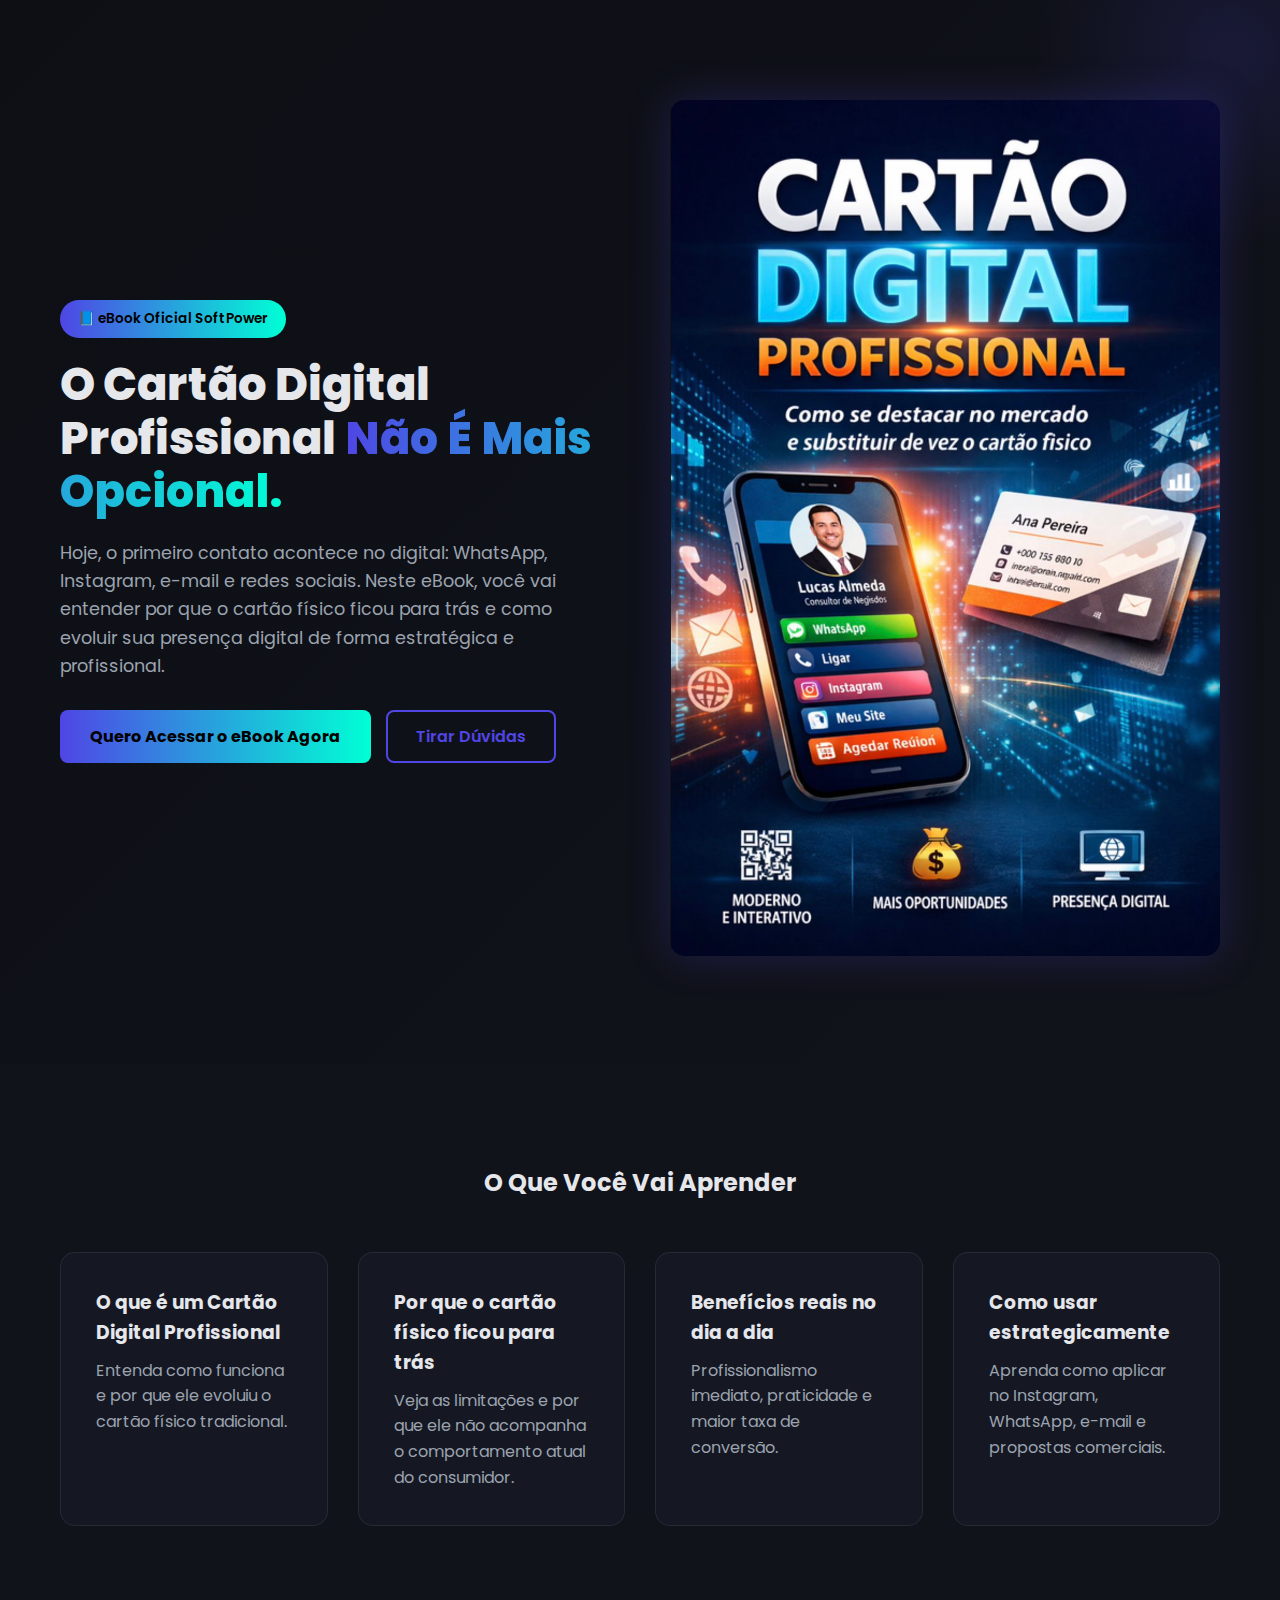
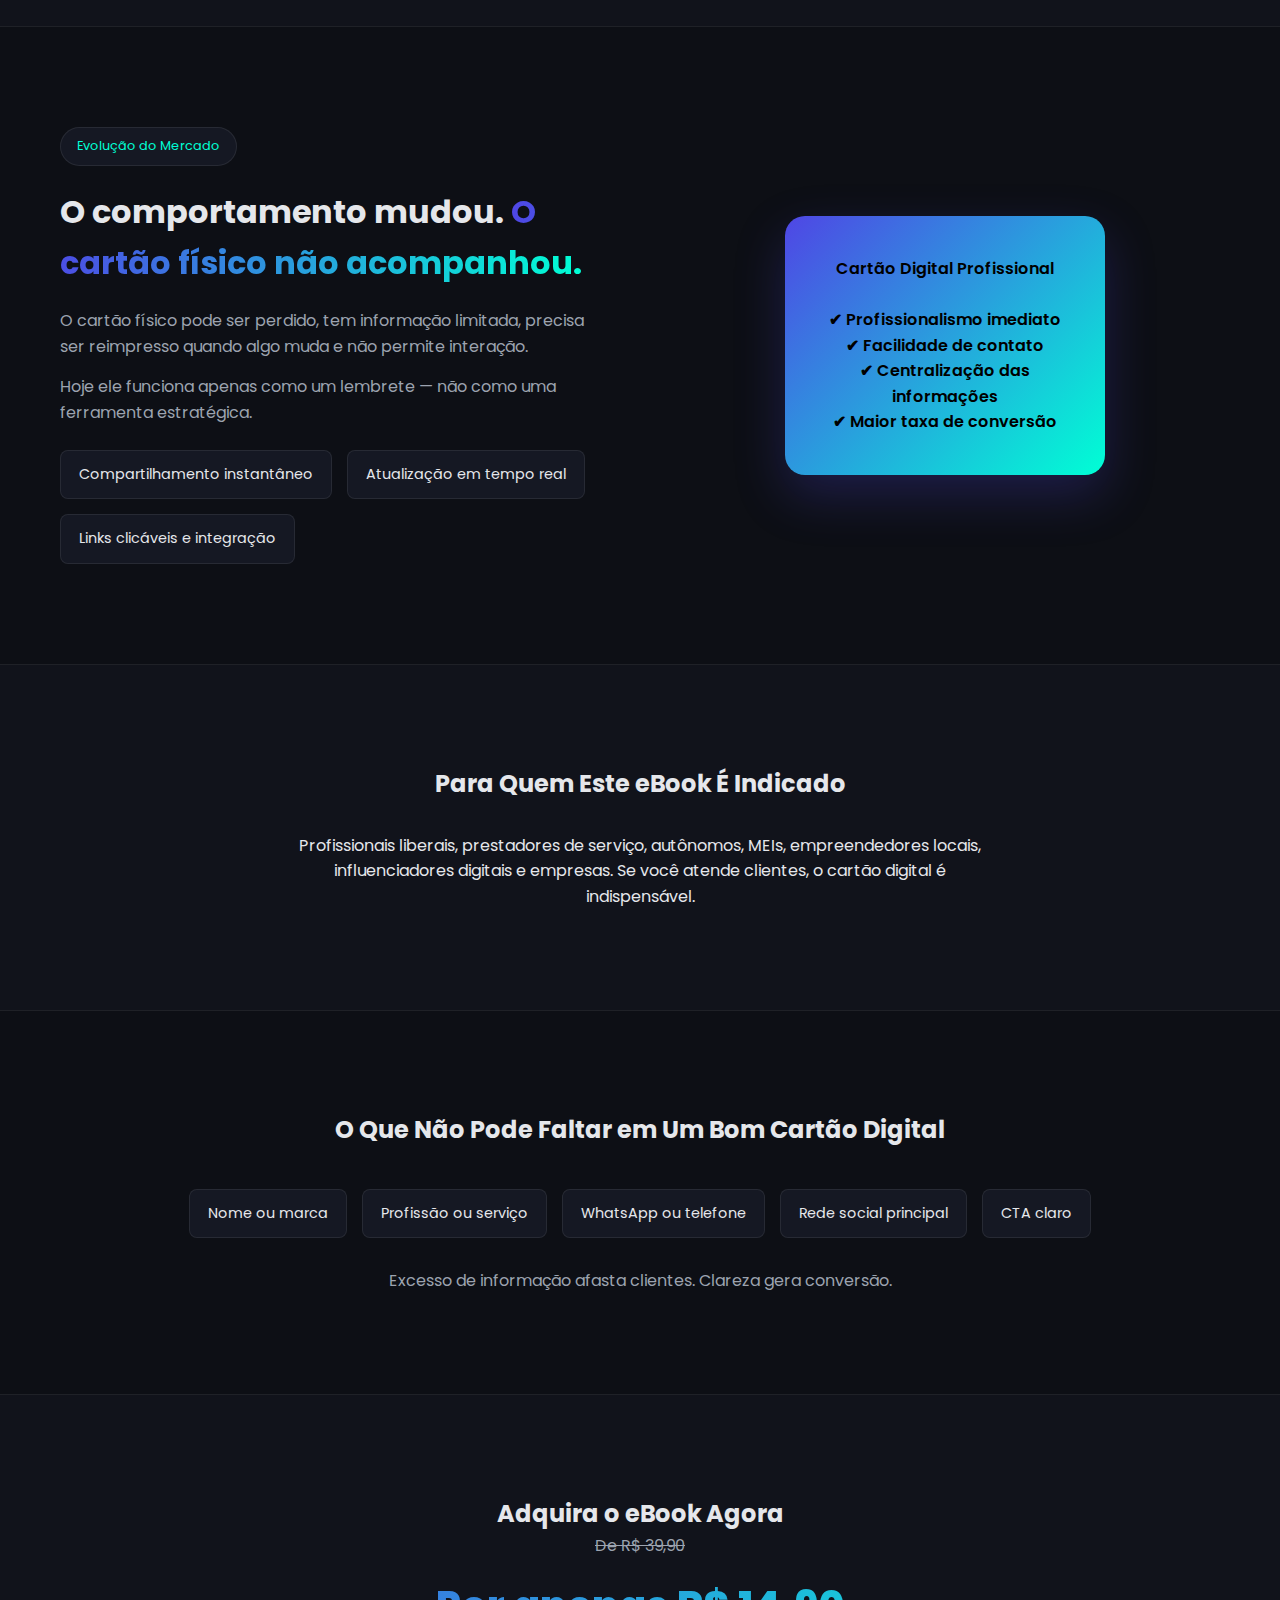
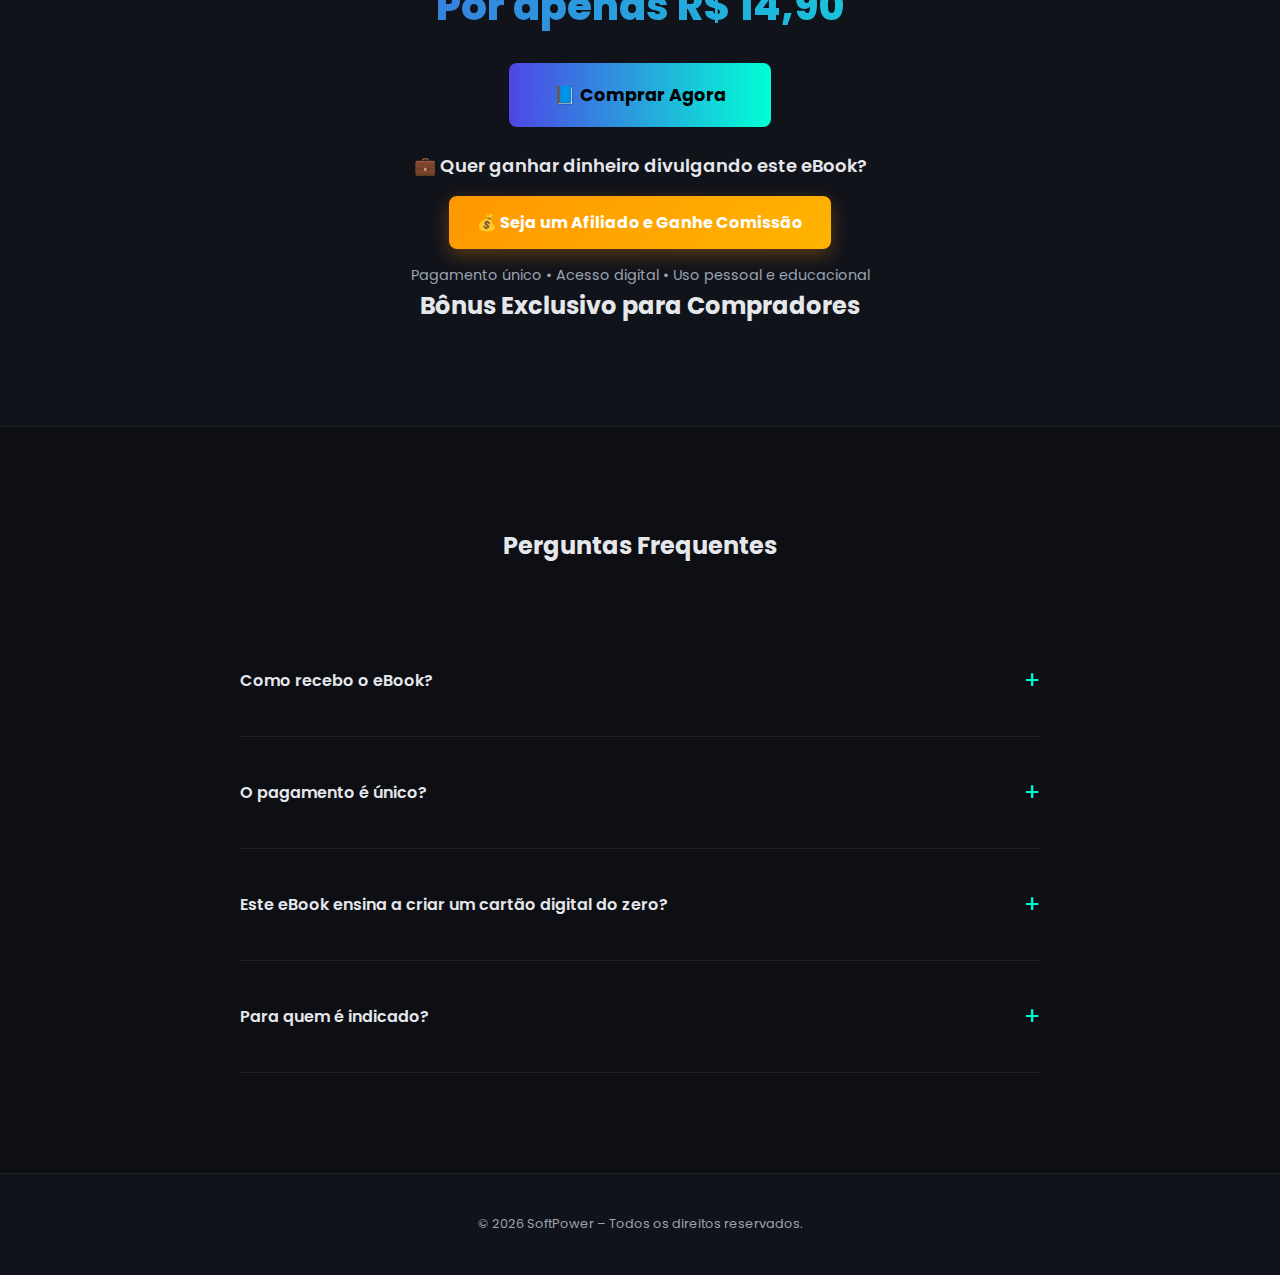
<file: ebook.html>
<!DOCTYPE html>
<html lang="pt-BR">

<head>
  <meta charset="UTF-8">
  <meta name="viewport" content="width=device-width, initial-scale=1.0">
  <title>O Cartão Digital Profissional Não É Mais Opcional | SoftPower</title>

  <meta name="description"
    content="Entenda por que o cartão físico ficou para trás e como evoluir sua presença digital com um Cartão Digital Profissional.">

  <link rel="stylesheet" href="ebook.css">

  <link href="https://fonts.googleapis.com/css2?family=Poppins:wght@300;400;500;600;700;800&display=swap"
    rel="stylesheet">
</head>

<body>

  <!-- HERO -->
  <section class="hero">
    <div class="container hero-grid">

      <div class="hero-text">
        <span class="badge">📘 eBook Oficial SoftPower</span>

        <h1>
          O Cartão Digital Profissional
          <span class="gold-text">Não É Mais Opcional.</span>
        </h1>

        <p>
          Hoje, o primeiro contato acontece no digital: WhatsApp, Instagram, e-mail e redes sociais.
          Neste eBook, você vai entender por que o cartão físico ficou para trás e como evoluir sua
          presença digital de forma estratégica e profissional.
        </p>

        <div class="hero-buttons">
          <a href="#comprar" class="btn-primary">
            Quero Acessar o eBook Agora
          </a>

          <a href="https://wa.me/5583981011900" target="_blank" class="btn-outline">
            Tirar Dúvidas
          </a>
        </div>
      </div>

      <div class="hero-image">
        <img src="./assets/Ebook-Cartao-digital.jpeg" alt="eBook Cartão Digital Profissional">
      </div>

    </div>
  </section>

  <!-- O QUE VOCÊ VAI APRENDER -->
  <section class="benefits-section">
    <div class="container">

      <h2 class="center">O Que Você Vai Aprender</h2>

      <div class="benefits">

        <div class="card">
          <h3>O que é um Cartão Digital Profissional</h3>
          <p>Entenda como funciona e por que ele evoluiu o cartão físico tradicional.</p>
        </div>

        <div class="card">
          <h3>Por que o cartão físico ficou para trás</h3>
          <p>Veja as limitações e por que ele não acompanha o comportamento atual do consumidor.</p>
        </div>

        <div class="card">
          <h3>Benefícios reais no dia a dia</h3>
          <p>Profissionalismo imediato, praticidade e maior taxa de conversão.</p>
        </div>

        <div class="card">
          <h3>Como usar estrategicamente</h3>
          <p>Aprenda como aplicar no Instagram, WhatsApp, e-mail e propostas comerciais.</p>
        </div>

      </div>
    </div>
  </section>

  <!-- EVOLUÇÃO DO MERCADO -->
  <section class="authority-section">
    <div class="container authority-grid">

      <div class="authority-content">
        <span class="authority-badge">Evolução do Mercado</span>

        <h2>
          O comportamento mudou.
          <span class="gold-text">O cartão físico não acompanhou.</span>
        </h2>

        <p>
          O cartão físico pode ser perdido, tem informação limitada,
          precisa ser reimpresso quando algo muda e não permite interação.
        </p>

        <p>
          Hoje ele funciona apenas como um lembrete — não como uma ferramenta estratégica.
        </p>

        <div class="authority-highlights">
          <div class="highlight-box">Compartilhamento instantâneo</div>
          <div class="highlight-box">Atualização em tempo real</div>
          <div class="highlight-box">Links clicáveis e integração</div>
        </div>
      </div>

      <div class="authority-visual">
        <div class="authority-card">
          Cartão Digital Profissional<br><br>
          ✔ Profissionalismo imediato<br>
          ✔ Facilidade de contato<br>
          ✔ Centralização das informações<br>
          ✔ Maior taxa de conversão
        </div>
      </div>

    </div>
  </section>

  <!-- PARA QUEM É -->
  <section class="benefits-section">
    <div class="container center">

      <h2>Para Quem Este eBook É Indicado</h2>

      <p style="margin-top:30px; max-width:700px; margin-left:auto; margin-right:auto;">
        Profissionais liberais, prestadores de serviço, autônomos, MEIs,
        empreendedores locais, influenciadores digitais e empresas.
        Se você atende clientes, o cartão digital é indispensável.
      </p>

    </div>
  </section>

  <!-- CHECKLIST -->
  <section class="authority-section">
    <div class="container center">

      <h2>O Que Não Pode Faltar em Um Bom Cartão Digital</h2>

      <div class="authority-highlights" style="margin-top:40px; justify-content:center;">
        <div class="highlight-box">Nome ou marca</div>
        <div class="highlight-box">Profissão ou serviço</div>
        <div class="highlight-box">WhatsApp ou telefone</div>
        <div class="highlight-box">Rede social principal</div>
        <div class="highlight-box">CTA claro</div>
      </div>

      <p style="margin-top:30px; color:var(--muted);">
        Excesso de informação afasta clientes. Clareza gera conversão.
      </p>

    </div>
  </section>

  <!-- OFERTA -->
  <section class="offer-section" id="comprar">
    <div class="container center">

      <h2>Adquira o eBook Agora</h2>

      <p class="price-old">De R$ 39,90</p>
      <p class="price-current">Por apenas R$ 14,90</p>

      <!-- BOTÃO DE COMPRA -->
      <a href="https://pay.kiwify.com.br/Tx6eVPB" target="_blank" rel="noopener noreferrer"
        class="btn-primary btn-large">
        📘 Comprar Agora
      </a>

      <!-- CHAMADA PARA AFILIADOS -->
      <p class="affiliate-call">
        💼 Quer ganhar dinheiro divulgando este eBook?
      </p>

      <!-- BOTÃO PARA SE TORNAR AFILIADO -->
      <a href="https://dashboard.kiwify.com/join/affiliate/GznaWpVc" target="_blank" rel="noopener noreferrer nofollow"
        class="btn-afiliado-large">
        💰 Seja um Afiliado e Ganhe Comissão
      </a>

      <p class="secure">
        Pagamento único • Acesso digital • Uso pessoal e educacional
      </p>

      <h2>
        Bônus Exclusivo para Compradores
      </h2>

    </div>

    </div>
  </section>

  <!-- FAQ -->
  <section class="faq-section">
    <div class="container">

      <h2 class="center">Perguntas Frequentes</h2>

      <div class="faq">

        <div class="faq-item">
          <button class="faq-question">Como recebo o eBook?</button>
          <div class="faq-answer">
            <p>Após a confirmação do pagamento, o acesso é enviado automaticamente para o e-mail cadastrado.</p>
          </div>
        </div>

        <div class="faq-item">
          <button class="faq-question">O pagamento é único?</button>
          <div class="faq-answer">
            <p>Sim. O pagamento é realizado apenas uma vez e o acesso ao conteúdo é digital.</p>
          </div>
        </div>

        <div class="faq-item">
          <button class="faq-question">Este eBook ensina a criar um cartão digital do zero?</button>
          <div class="faq-answer">
            <p>Não. o eBook explica a importância estratégica do cartão digital e como utilizá-lo. Para soluções
              completas, a SoftPower oferece serviços profissionais.</p>
          </div>
        </div>

        <div class="faq-item">
          <button class="faq-question">Para quem é indicado?</button>
          <div class="faq-answer">
            <p>Para profissionais, autônomos, MEIs, empreendedores e empresas que desejam fortalecer sua presença
              digital.</p>
          </div>
        </div>

      </div>
    </div>
  </section>

  <!-- SCRIPT FAQ -->
  <script>
    const questions = document.querySelectorAll(".faq-question");

    questions.forEach(question => {
      question.addEventListener("click", () => {
        question.classList.toggle("active");
        const answer = question.nextElementSibling;

        if (answer.style.maxHeight) {
          answer.style.maxHeight = null;
        } else {
          answer.style.maxHeight = answer.scrollHeight + "px";
        }
      });
    });
  </script>

  <footer>
    © 2026 SoftPower – Todos os direitos reservados.
  </footer>

</body>

</html>
</file>
<file: ebook.css>
:root{
  --bg:#0d0f15;
  --bg-secondary:#11131b;
  --card:#151823;
  --text:#e5e7eb;
  --muted:#9ca3af;
  --primary:#4f46e5;
  --accent:#00ffd5;
  --border:rgba(255,255,255,.08);
}

/* RESET */

*{
  margin:0;
  padding:0;
  box-sizing:border-box;
  font-family:"Poppins",sans-serif;
}

html{
  scroll-behavior:smooth;
}

body{
  background:var(--bg);
  color:var(--text);
  line-height:1.6;
  -webkit-font-smoothing:antialiased;
}

.container{
  max-width:1200px;
  margin:auto;
  padding:0 20px;
}

section{
  padding:100px 0;
}

.center{
  text-align:center;
}

/* HERO */

.hero{
  background:linear-gradient(135deg,#0d0f15,#11131b);
  position:relative;
  overflow:hidden;
}

/* Glow decorativo sutil */
.hero::before{
  content:"";
  position:absolute;
  width:400px;
  height:400px;
  background:radial-gradient(circle,var(--primary),transparent 70%);
  top:-150px;
  right:-150px;
  opacity:.15;
}

.hero-grid{
  display:grid;
  grid-template-columns:1fr 1fr;
  gap:60px;
  align-items:center;
}

.hero-text h1{
  font-size:2.8rem;
  font-weight:800;
  margin:20px 0;
  line-height:1.2;
}

.hero-text p{
  font-size:1.1rem;
  color:var(--muted);
  margin-top:10px;
}

.gold-text{
  background:linear-gradient(90deg,var(--primary),var(--accent));
  -webkit-background-clip:text;
  -webkit-text-fill-color:transparent;
}

.badge{
  background:linear-gradient(90deg,var(--primary),var(--accent));
  color:#000;
  padding:8px 18px;
  border-radius:30px;
  font-weight:600;
  font-size:.85rem;
  display:inline-block;
}

.hero-image img{
  max-width:100%;
  border-radius:15px;
  box-shadow:0 0 40px rgba(79,70,229,.25);
  transition:.4s ease;
}

.hero-image img:hover{
  transform:scale(1.03);
}

/* BOTÕES */

.hero-buttons{
  margin-top:30px;
  display:flex;
  gap:15px;
  flex-wrap:wrap;
}

.btn-primary{
  background:linear-gradient(90deg,var(--primary),var(--accent));
  color:#000;
  padding:14px 30px;
  border-radius:8px;
  font-weight:700;
  text-decoration:none;
  transition:.3s;
  display:inline-block;
}

.btn-primary:hover{
  transform:translateY(-3px);
  box-shadow:0 10px 30px rgba(79,70,229,.35);
}

.btn-outline{
  border:2px solid var(--primary);
  padding:12px 28px;
  border-radius:8px;
  text-decoration:none;
  color:var(--primary);
  font-weight:600;
  transition:.3s;
}

.btn-outline:hover{
  background:var(--primary);
  color:#fff;
}

.btn-large{
  padding:18px 45px;
  font-size:1.1rem;
}

/* BENEFÍCIOS */

.benefits-section{
  background:var(--bg-secondary);
}

.benefits{
  display:grid;
  grid-template-columns:repeat(auto-fit,minmax(250px,1fr));
  gap:30px;
  margin-top:50px;
}

.card{
  background:var(--card);
  padding:35px;
  border-radius:15px;
  border:1px solid var(--border);
  transition:.3s ease;
}

.card:hover{
  border-color:var(--accent);
  transform:translateY(-8px);
  box-shadow:0 10px 40px rgba(0,255,213,.12);
}

.card h3{
  margin-bottom:10px;
}

.card p{
  color:var(--muted);
}

/* AUTORIDADE */

.authority-section{
  background:var(--bg);
  border-top:1px solid var(--border);
  border-bottom:1px solid var(--border);
}

.authority-grid{
  display:grid;
  grid-template-columns:1fr 1fr;
  gap:60px;
  align-items:center;
}

.authority-badge{
  background:var(--card);
  border:1px solid var(--border);
  padding:8px 16px;
  border-radius:20px;
  font-size:.8rem;
  display:inline-block;
  margin-bottom:20px;
  color:var(--accent);
}

.authority-content h2{
  font-size:2rem;
  margin-bottom:20px;
}

.authority-content p{
  color:var(--muted);
  margin-bottom:15px;
}

.authority-highlights{
  display:flex;
  flex-wrap:wrap;
  gap:15px;
  margin-top:25px;
}

.highlight-box{
  background:var(--card);
  padding:12px 18px;
  border-radius:8px;
  border:1px solid var(--border);
  font-size:.9rem;
}

/* CARD VISUAL */

.authority-visual{
  display:flex;
  justify-content:center;
}

.authority-card{
  background:linear-gradient(135deg,var(--primary),var(--accent));
  padding:40px;
  border-radius:20px;
  color:#000;
  text-align:center;
  max-width:320px;
  font-weight:600;
  box-shadow:0 20px 50px rgba(79,70,229,.25);
}

/* OFERTA */

.offer-section{
  background:var(--bg-secondary);
}

.price-old{
  text-decoration:line-through;
  color:var(--muted);
}

.price-current{
  font-size:2.5rem;
  font-weight:800;
  background:linear-gradient(90deg,var(--primary),var(--accent));
  -webkit-background-clip: text;
  -webkit-text-fill-color:transparent;
  margin:15px 0 25px;
}

.secure{
  margin-top:15px;
  color:var(--muted);
  font-size:.9rem;
}

.btn-afiliado-large {
    display: inline-block;
    margin-top: 15px;
    background: linear-gradient(135deg, #ff9800, #ffb300);
    color: #fff;
    font-weight: 700;
    padding: 14px 28px;
    border-radius: 8px;
    text-decoration: none;
    transition: 0.3s ease;
    box-shadow: 0 6px 18px rgba(255, 152, 0, 0.3);
}

.btn-afiliado-large:hover {
    transform: translateY(-3px);
    box-shadow: 0 10px 25px rgba(255, 152, 0, 0.5);
}

.affiliate-call {
    margin-top: 25px;
    font-weight: 600;
    font-size: 18px;
}

/* FAQ */

.faq-section{
  background:var(--bg);
  border-top:1px solid var(--border);
}

.faq{
  max-width:800px;
  margin:60px auto 0;
}

.faq-item{
  border-bottom:1px solid var(--border);
  padding:20px 0;
}

.faq-question{
  width:100%;
  background:none;
  border:none;
  color:var(--text);
  font-size:1rem;
  font-weight:600;
  text-align:left;
  cursor:pointer;
  padding:18px 0;
  display:flex;
  justify-content:space-between;
  align-items:center;
  transition:.3s;
}

.faq-question:hover{
  color:var(--accent);
}

.faq-question::after{
  content:"+";
  font-size:1.5rem;
  font-weight:400;
  color:var(--accent);
  transition:transform .3s ease;
}

.faq-question.active::after{
  content:"−";
  transform:rotate(180deg);
}

.faq-answer{
  max-height:0;
  overflow:hidden;
  color:var(--muted);
  transition:max-height .4s ease;
  font-size:.95rem;
  line-height:1.6;
}

/* FOOTER */

footer{
  padding:40px;
  text-align:center;
  font-size:.8rem;
  background:var(--bg-secondary);
  color:var(--muted);
  border-top:1px solid var(--border);
}

/* RESPONSIVO */

@media(max-width:900px){

  .hero-grid,
  .authority-grid{
    grid-template-columns:1fr;
    text-align:center;
  }

  .hero-buttons{
    justify-content:center;
  }

  .hero-text h1{
    font-size:2.2rem;
  }

  .authority-highlights{
    justify-content:center;
  }

}
</file>
